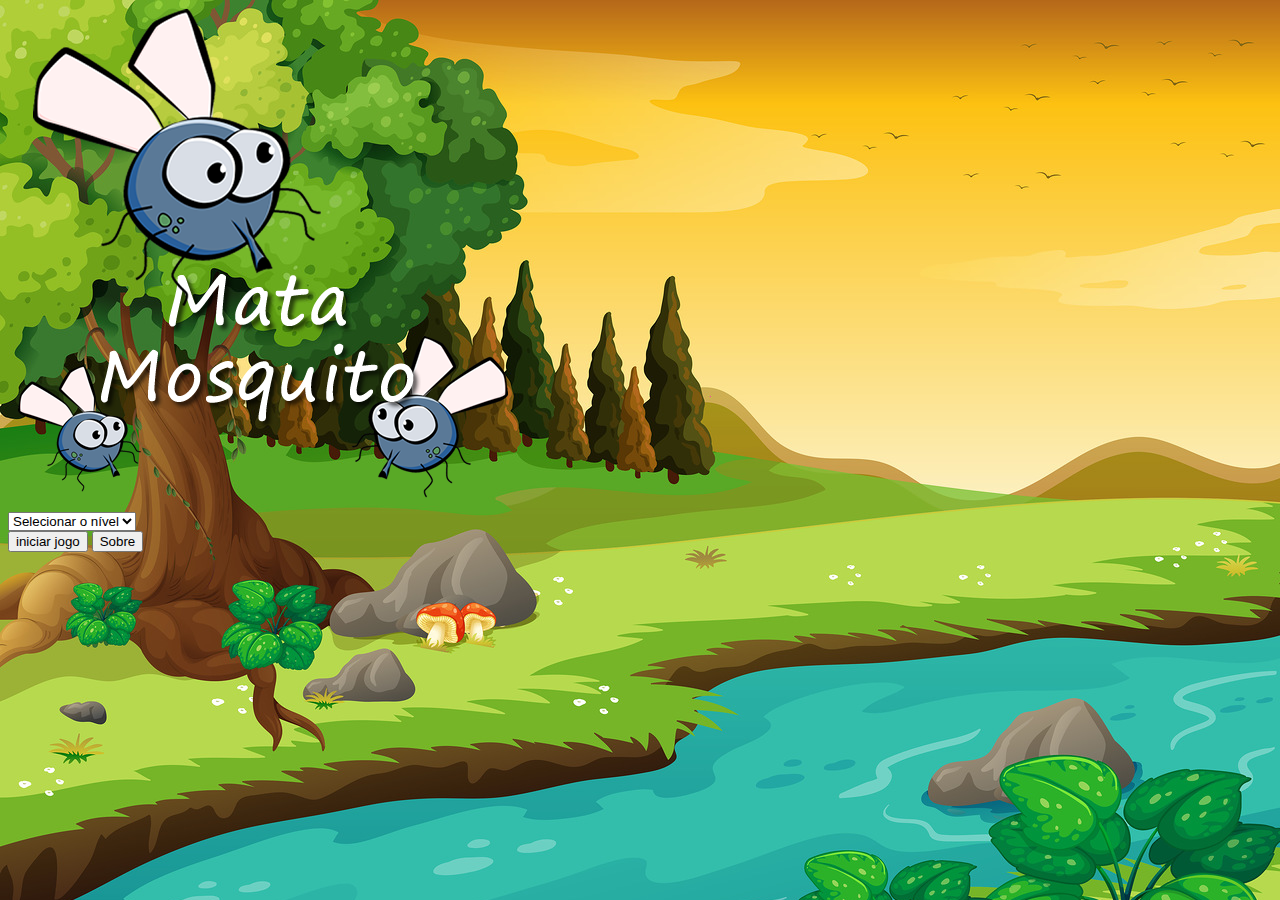
<file: index.html>
<!DOCTYPE html>
<html lang="pt-br">
  <head>
    <meta charset="UTF-8" />
    <meta name="viewport" content="width=device-width, initial-scale=1.0" />

    <!-- Bootstrap CSS -->
    <link
      rel="stylesheet"
      href="https://stackpath.bootstrapcdn.com/bootstrap/4.1.3/css/bootstrap.min.css"
      integrity="sha384-MCw98/SFnGE8fJT3GXwEOngsV7Zt27NXFoaoApmYm81iuXoPkFOJwJ8ERdknLPMO"
      crossorigin="anonymous"
    />

    <!-- Customized stylesheet-->
    <link rel="stylesheet" href="stylesheet/style.css" />

    <!-- JavaScript -->
    <script>
      /* ---------- função iniciar o jogo -------------------- */
      // faz referencia imediata ao onclick no button de ''iniciar o jogo'''
      function iniciarJogo() {
        var nivel = document.getElementById("nivel").value;

        if (nivel === "") {
          alert("selecione um nivel ");
          return;
        }
        window.location.href = "app.html?" + nivel;

        // window.location.href = "app.html";
      }
      function popSobre() {
        // salvar o método window numa variável
        return (janela = window.open(
          "sobre.html",
          "página sobre",
          "height=559, width=400, top=300"
        ));
      }
    </script>
    <title>Bem vindo ao Mata Mosquito</title>
    <link rel="icon" href="imagens/AedesAegypti.png" />
  </head>
  <body>
    <div class="container">
      <!-- linha coluna e centralização-->
      <div class="row">
        <div class="col">
          <div class="d-flex justify-content-center">
            <img src="imagens/game.png" />
          </div>
        </div>
      </div>
      <!-- seleção de dificuldade-->
      <div class="row mb-2">
        <div class="col">
          <div class="d-flex justify-content-center">
            <div class="">
              <select class="form-control" id="nivel">
                <option value="">Selecionar o nível</option>
                <option value="normal">Normal</option>
                <option value="dificil">Difícil</option>
                <option value="chuckNorris">Chuck Norris</option>
              </select>
            </div>
          </div>
        </div>
      </div>
      <!-- fim seleção dificuldade-->
      <!-- Botão iniciar jogo e sobre-->
      <div class="row">
        <div class="col">
          <div class="d-flex justify-content-center">
            <button onclick="iniciarJogo()" class="btn btn-danger btn-md">
              iniciar jogo
            </button>
            <button onclick="popSobre()" class="btn btn-info btn-sm">
              Sobre
            </button>
          </div>
        </div>
      </div>
      <!-- fim botão iniciar jogo e sobre-->
      <!-- fim container-->
    </div>
  </body>
</html>
</file>
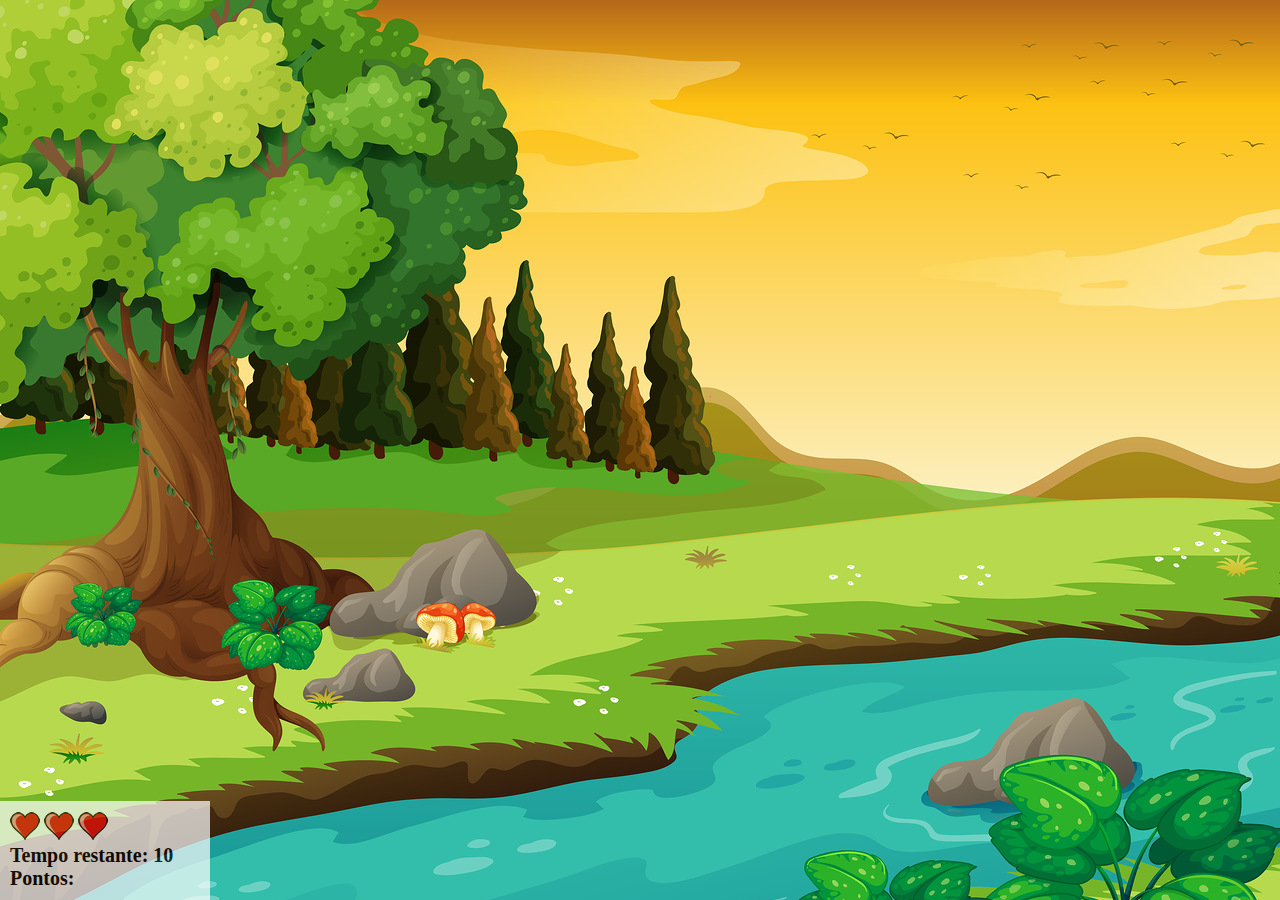
<file: app.html>
<!DOCTYPE html>
<html lang="pt-br">
  <head>
    <!-- Meta tags Obrigatórias -->
    <meta charset="utf-8" />
    <meta
      name="viewport"
      content="width=device-width, initial-scale=1, shrink-to-fit=no"
    />

    <!-- JavaScript -->
    <script src="scripts/backend.js"></script>
    <!-- Customized stylesheet-->
    <link rel="stylesheet" href="stylesheet/style.css" />

    <title>App Mata mosquito</title>
    <link rel="icon" href="imagens/AedesAegypti.png">
  </head>
  <body onresize="ajustaTamanhoPalcoJogo()">
    <!-- painel e vidas-->
    <div class="painel">
        
      <div class="vidas">
        <img id="v1" src="imagens/coracao_cheio.png">
        <img id="v2" src="imagens/coracao_cheio.png">
        <img id="v3" src="imagens/coracao_cheio.png">
      </div>
    <!-- fim painel e vidas -->
    <!-- cronometro-->
      <div class="cronometro">
        Tempo restante: <span id="cronometro"></span>
        Pontos: <span id="pontos"></span>
      </div>
    <!-- frim cronometro-->
    </div>
    <!-- fim painel e vidas-->
    
    <!-- script-->
    <script>
      /* --------------incluir o tempo de forma dinâmica-------------------- */
      document.getElementById('cronometro').innerHTML = tempo
      
      /* Para chamar o método posição randomica de tempos em tempos será utilizado o método
       de setInterval(function ) */
      var criaMosquito = setInterval( function() {
        posicaoRandomica()
      }, criaMosquitoTempo)
    </script>
  </body>
</html>
</file>
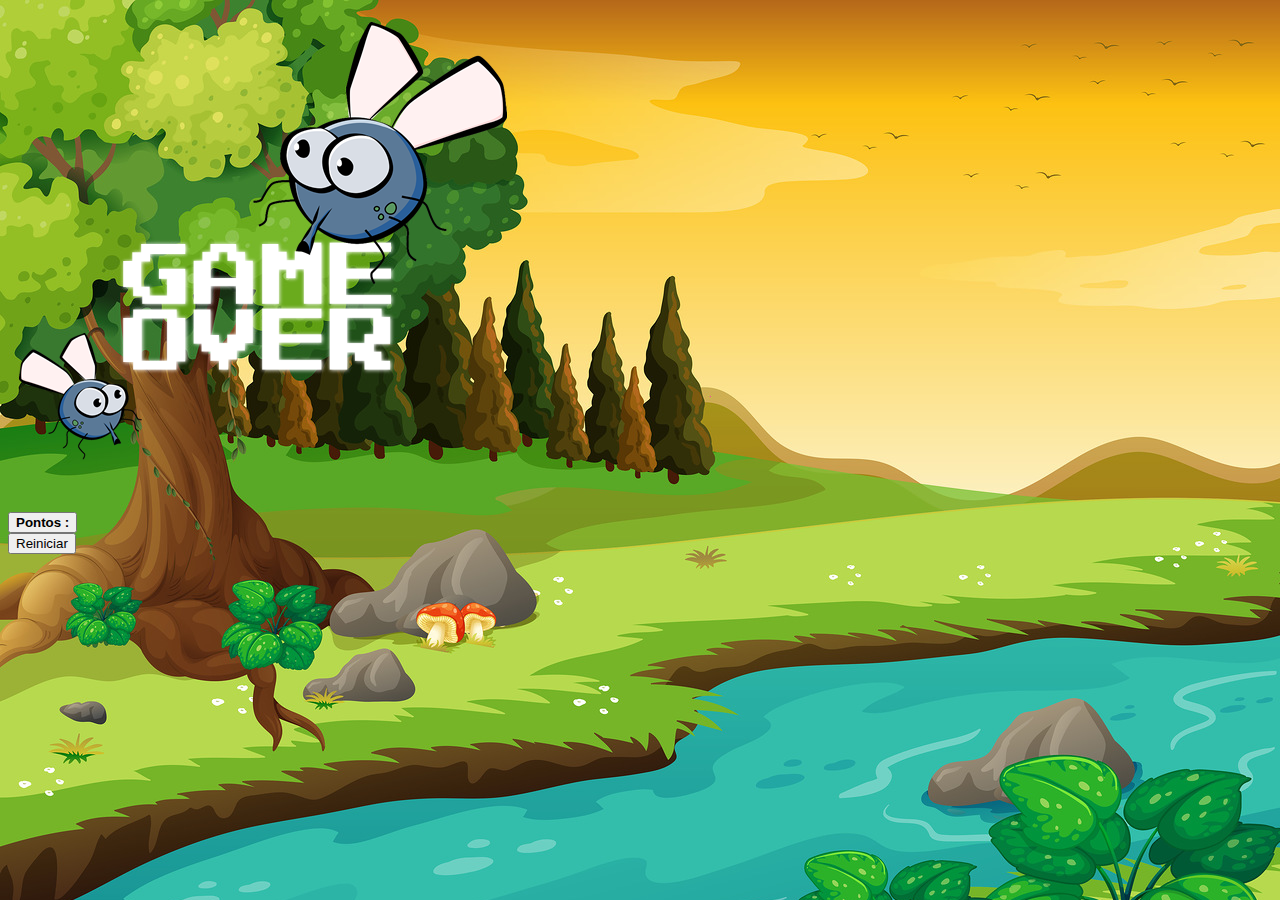
<file: fim_de_jogo.html>
<!DOCTYPE html>
<html lang="pt-br">
  <head>
    <meta charset="UTF-8" />
    <meta name="viewport" content="width=device-width, initial-scale=1.0" />

    <!-- Bootstrap CSS -->
    <link
      rel="stylesheet"
      href="https://stackpath.bootstrapcdn.com/bootstrap/4.1.3/css/bootstrap.min.css"
      integrity="sha384-MCw98/SFnGE8fJT3GXwEOngsV7Zt27NXFoaoApmYm81iuXoPkFOJwJ8ERdknLPMO"
      crossorigin="anonymous"
    />

    <!-- Customized stylesheet-->
    <link rel="stylesheet" href="stylesheet/style.css" />

    <!-- JavaScript -->
    

    <title>Fim de jogo</title>
  </head>
  <body>
    <div class="container">
      <!-- linha coluna e centralização-->
      <div class="row">
        <div class="col">
          <div class="d-flex justify-content-center">
            <img src="imagens/game_over.png" />
          </div>
        </div>
      </div>
      <!-- fim da instrução-->
      <!-- pontos-->
      <div class="container d-flex justify-content-center">
        <button class="mb-3 text-white bg-danger align-self-center btn btn-">
          <strong>Pontos : <span id="pontos"></span></strong>
        </button>
      </div>
      <!-- fim pontos-->
      <!-- botao reinciiar -->
      <div class="row">
        <div class="col">
          <div class="d-flex justify-content-center">
            <button onclick="reiniciar()" class="btn btn-dark btn-lg">
              Reiniciar
            </button>
          </div>
        </div>
      </div>
    </div>
     <!-- scripts -->
    <!-- --------Função chamar pontos-----------  -->
    <script src="scripts/recuperapontos.js"></script>
    <!-- --------------------------------  -->
    <script>
      /* ---------- função reiniciar o jogo -------------------- */
      // faz referencia imediata ao onclick no button de reiniciar
      function reiniciar() {
        window.location.href = "index.html";
      }
    </script>
  </body>
</html>
</file>
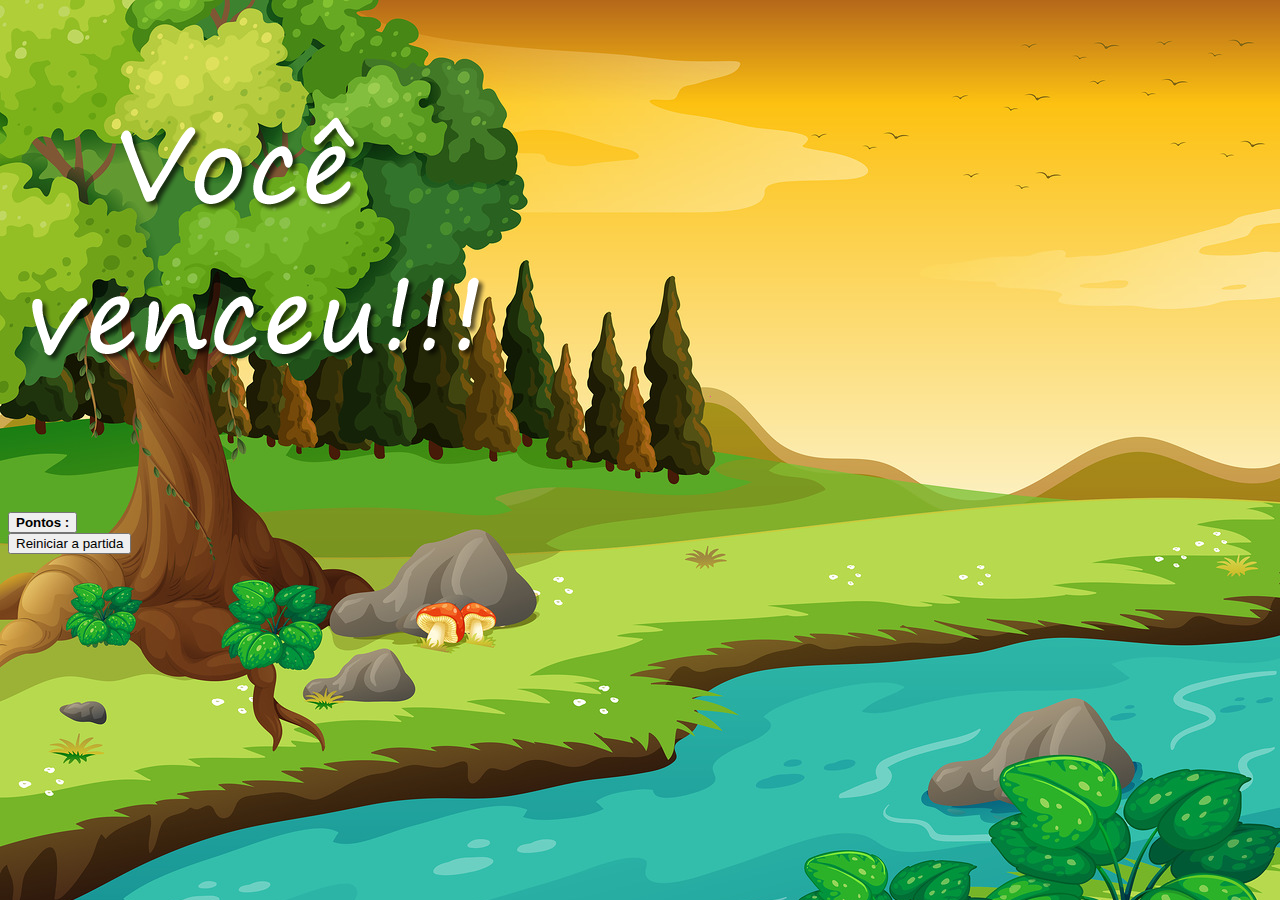
<file: vitoria.html>
<!DOCTYPE html>
<html lang="pt-br">
  <head>
    <meta charset="UTF-8" />
    <meta name="viewport" content="width=device-width, initial-scale=1.0" />

    <!-- Bootstrap CSS -->
    <link
      rel="stylesheet"
      href="https://stackpath.bootstrapcdn.com/bootstrap/4.1.3/css/bootstrap.min.css"
      integrity="sha384-MCw98/SFnGE8fJT3GXwEOngsV7Zt27NXFoaoApmYm81iuXoPkFOJwJ8ERdknLPMO"
      crossorigin="anonymous"
    />

    <!-- Customized stylesheet-->
    <link rel="stylesheet" href="stylesheet/style.css" />

    <!-- JavaScript -->

    <title>Vitória</title>
    <link rel="icon" href="imagens/vitoriaicon.png" />
  </head>
  <body>
    <div class="container">
      <!-- linha/coluna/centralização da imagem-->
      <div class="row">
        <div class="col">
          <div class="d-flex justify-content-center">
            <img src="imagens/vitoria.png" />
          </div>
        </div>
      </div>
      <!-- fim da instrução-->
      <div class="container d-flex justify-content-center">
        <button class="disabled mb-3 bg-warning align-self-center btn btn-">
          <strong>Pontos : <span id="pontos"></span></strong>
        </button>
      </div>
      <!-- botao reiniciar partida-->
      <div class="row">
        <div class="col">
          <div class="d-flex justify-content-center">
            <button onclick="reiniciar()" class="btn btn-dark btn-lg">
              Reiniciar a partida
            </button>
          </div>
        </div>
      </div>
    </div>
    <!-- scripts -->
    <!-- --------Função chamar pontos-----------  -->
    <script src="scripts/recuperapontos.js"></script>
    <!-- --------------------------------  -->
    <script>
      /* ---------- função reiniciar o jogo -------------------- */
      // faz referencia imediata ao onclick no button de reiniciar
      function reiniciar() {
        window.location.href = "index.html";
      }
    </script>
  </body>
</html>
</file>
<file: stylesheet/style.css>
/* :root {
    font-size: 62.5%;
} */
/* .firstMosquito {
    width: 5rem;
    height: 5rem;
} */
html {
    cursor: url(../imagens/mata_mosca.png) 30 30, auto;
}
body {
    background:url(../imagens/bg.jpg) no-repeat;
    background-size: cover;
  
}
.testbox {
    width: 50px;
    height: 50px;
}
.firstMosquito {
    width: 50px;
    height: 50px;
}
.secondMosquito {
    width: 70px;
    height: 70px;
}
.thirdMosquito {
    width: 90px;
    height: 90px;

}
.ladoA {
    transform: scaleX(1);
    /* define a escala do plano horizontal em 1 ou seja não vai mudar nada */
}

.ladoB {
    transform: scaleX(-1)
    /* define a escala do plano horizontal em 2, virando o lado    (flip na horizontal )*/
}
.painel {
    position: absolute;
    width: 190px;
    padding: 10px;
    bottom: 0px;
    left: 0px;
    border-top: 1px solid white;
    background-color: #fff;
    opacity: 0.7;
}
.vidas {
    float: left;
}
.cronometro {
    float: left;
    font-size: 20px;
    font-weight: bold;
}
</file>
